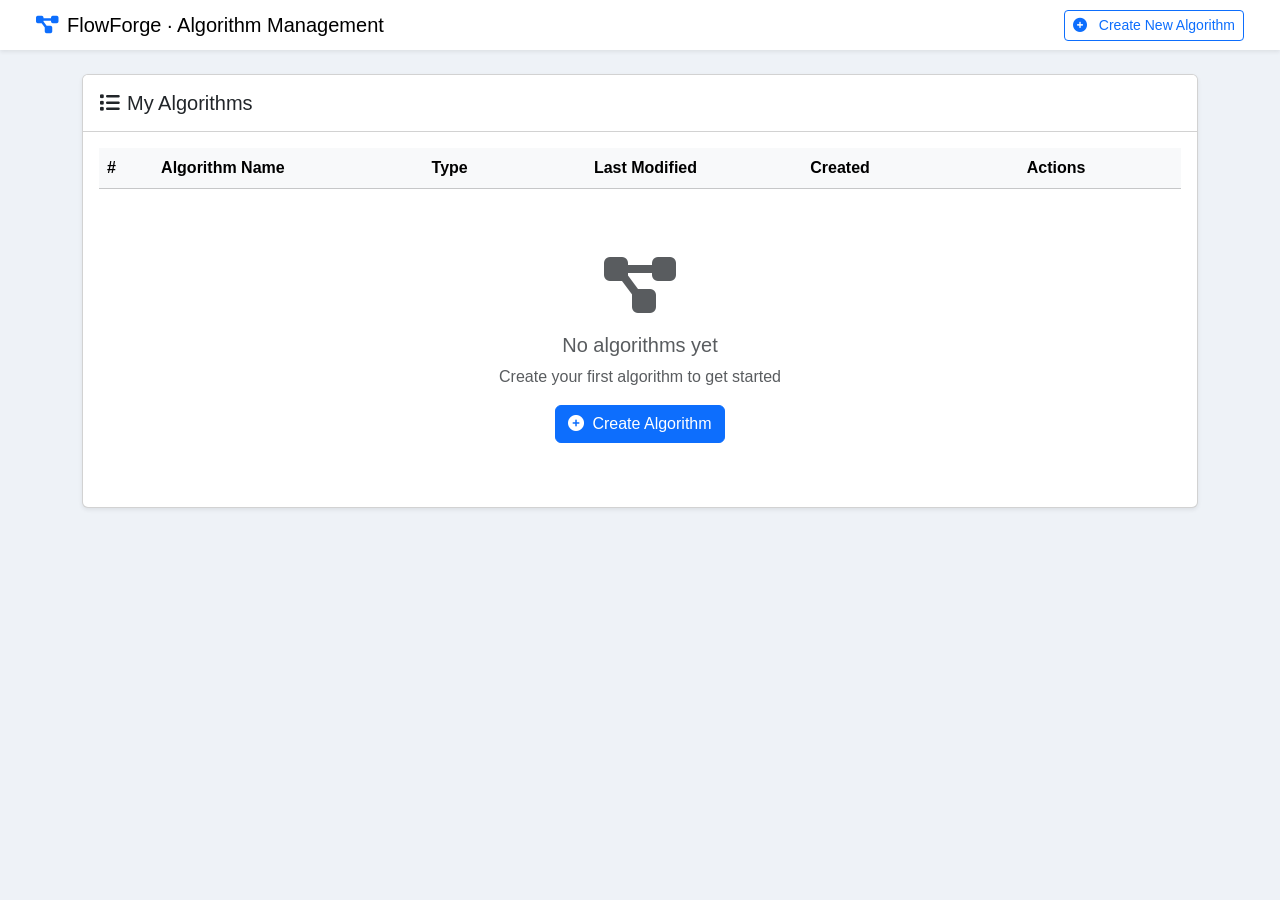
<file: index.html>
<!doctype html>
<html lang="en">
  <head>
    <meta charset="UTF-8" />
    <meta name="viewport" content="width=device-width, initial-scale=1.0" />
    <title>Algorithm Management | FlowForge</title>
    <link
      href="https://cdn.jsdelivr.net/npm/bootstrap@5.3.0-alpha1/dist/css/bootstrap.min.css"
      rel="stylesheet"
    />
    <link
      rel="stylesheet"
      href="https://cdnjs.cloudflare.com/ajax/libs/font-awesome/6.0.0-beta3/css/all.min.css"
    />
    <link rel="stylesheet" href="css/index.css" />
    <link
      rel="icon"
      type="image/svg+xml"
      href="data:image/svg+xml,%3Csvg xmlns='http://www.w3.org/2000/svg' viewBox='0 0 24 24'%3E%3Crect width='24' height='24' fill='white'/%3E%3Cpath fill='%233b82f6' d='M6 2h12v4H6V2zm0 6h12v4H6V8zm0 6h12v4H6v-4zM2 4h2v16H2V4zm18 0h2v16h-2V4z'/%3E%3C/svg%3E"
    />
  </head>
  <body>
    <nav class="navbar navbar-light bg-white shadow-sm px-4 py-2">
      <div class="container-fluid">
        <span class="navbar-brand mb-0 h1">
          <i class="fas fa-project-diagram text-primary me-2"></i>FlowForge ·
          Algorithm Management
        </span>
        <div class="d-flex gap-2">
          <button class="btn btn-outline-primary btn-sm" id="createNewBtn">
            <i class="fas fa-plus-circle me-2"></i> Create New Algorithm
          </button>
        </div>
      </div>
    </nav>

    <div class="container mt-4">
      <div class="row">
        <div class="col-12">
          <div class="card shadow-sm">
            <div class="card-header bg-white py-3">
              <h5 class="mb-0">
                <i class="fas fa-list me-2"></i>My Algorithms
              </h5>
            </div>
            <div class="card-body">
              <div class="table-responsive">
                <table
                  class="table table-hover align-middle"
                  id="algorithmTable"
                >
                  <thead class="table-light">
                    <tr>
                      <th style="width: 5%">#</th>
                      <th style="width: 25%">Algorithm Name</th>
                      <th style="width: 15%">Type</th>
                      <th style="width: 20%">Last Modified</th>
                      <th style="width: 20%">Created</th>
                      <th style="width: 15%">Actions</th>
                    </tr>
                  </thead>
                  <tbody id="algorithmList">
                    <!-- Algorithms will be loaded here -->
                  </tbody>
                </table>
              </div>

              <!-- Empty state -->
              <div id="emptyState" class="text-center py-5 d-none">
                <i class="fas fa-diagram-project fa-4x text-muted mb-3"></i>
                <h5 class="text-muted">No algorithms yet</h5>
                <p class="text-muted">
                  Create your first algorithm to get started
                </p>
                <button class="btn btn-primary" id="emptyCreateBtn">
                  <i class="fas fa-plus-circle me-2"></i>Create Algorithm
                </button>
              </div>
            </div>
          </div>
        </div>
      </div>
    </div>

    <!-- Delete Confirmation Modal -->
    <div class="modal fade" id="deleteModal" tabindex="-1">
      <div class="modal-dialog modal-dialog-centered">
        <div class="modal-content">
          <div class="modal-header">
            <h5 class="modal-title">Delete Algorithm</h5>
            <button
              type="button"
              class="btn-close"
              data-bs-dismiss="modal"
            ></button>
          </div>
          <div class="modal-body">
            Are you sure you want to delete "<span
              id="deleteAlgorithmName"
            ></span
            >"? <br /><br />
            <strong class="text-danger">This action cannot be undone!</strong>
          </div>
          <div class="modal-footer">
            <button class="btn btn-secondary" data-bs-dismiss="modal">
              Cancel
            </button>
            <button class="btn btn-danger" id="confirmDeleteBtn">Delete</button>
          </div>
        </div>
      </div>
    </div>

    <script src="https://code.jquery.com/jquery-3.6.4.min.js"></script>
    <script src="https://cdn.jsdelivr.net/npm/bootstrap@5.3.0-alpha1/dist/js/bootstrap.bundle.min.js"></script>
    <script src="js/utils/algorithm-manager.js"></script>
    <script src="js/utils/toast-manager.js"></script>
    <script src="js/index.js"></script>
  </body>
</html>
</file>
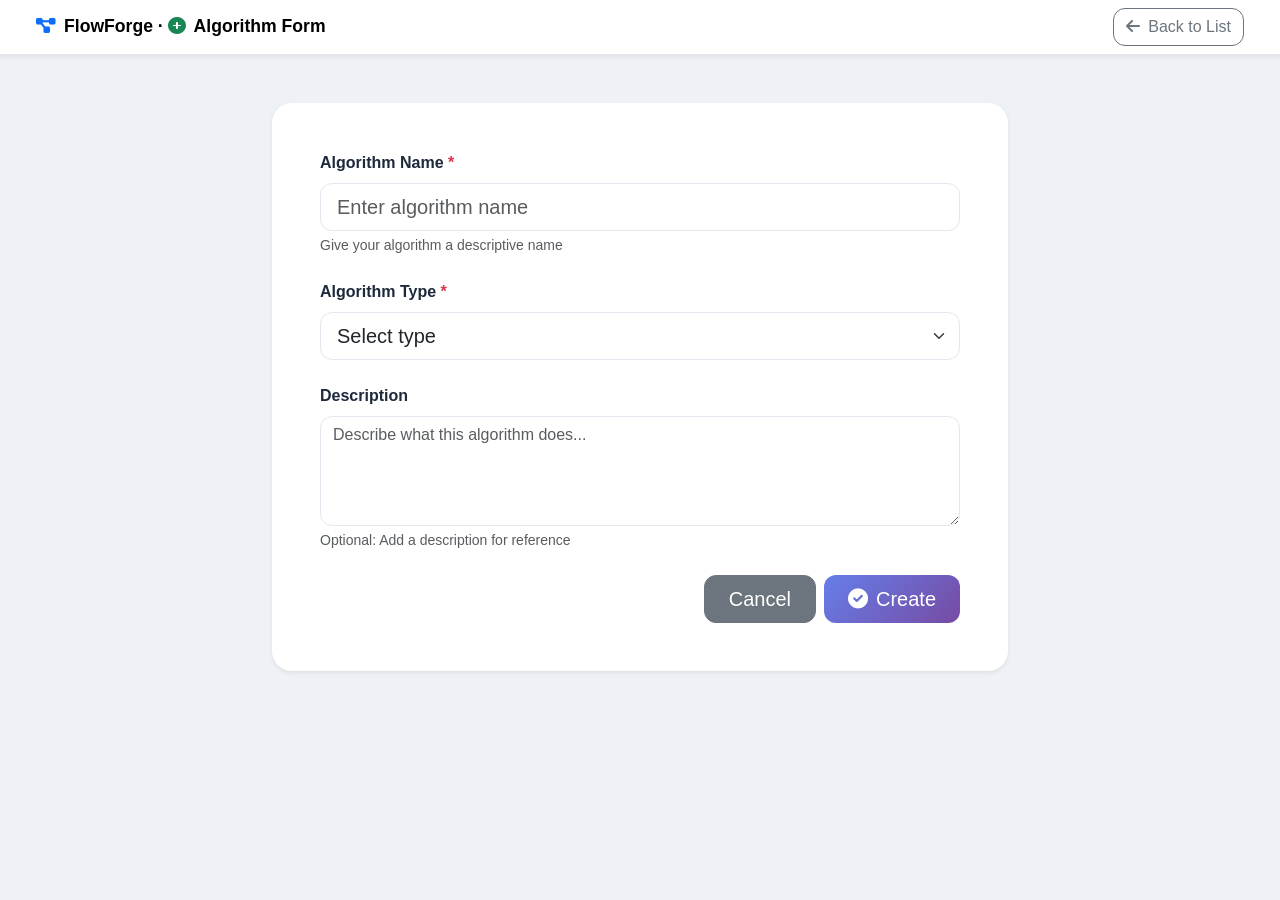
<file: create-algorithm.html>
<!doctype html>
<html lang="en">
  <head>
    <meta charset="UTF-8" />
    <meta name="viewport" content="width=device-width, initial-scale=1.0" />
    <title>Algorithm Form | FlowForge</title>
    <link
      href="https://cdn.jsdelivr.net/npm/bootstrap@5.3.0-alpha1/dist/css/bootstrap.min.css"
      rel="stylesheet"
    />
    <link
      rel="stylesheet"
      href="https://cdnjs.cloudflare.com/ajax/libs/font-awesome/6.0.0-beta3/css/all.min.css"
    />
    <link rel="stylesheet" href="css/create-algorithm.css" />
    <link
      rel="icon"
      type="image/svg+xml"
      href="data:image/svg+xml,%3Csvg xmlns='http://www.w3.org/2000/svg' viewBox='0 0 24 24'%3E%3Crect width='24' height='24' fill='white'/%3E%3Cpath fill='%233b82f6' d='M6 2h12v4H6V2zm0 6h12v4H6V8zm0 6h12v4H6v-4zM2 4h2v16H2V4zm18 0h2v16h-2V4z'/%3E%3C/svg%3E"
    />
  </head>
  <body>
    <nav class="navbar navbar-light bg-white shadow-sm px-4 py-2">
      <div class="container-fluid">
        <span class="navbar-brand mb-0 h1">
          <i class="fas fa-project-diagram text-primary me-2"></i>FlowForge ·
          <span class="navbar-brand mb-0 h1" id="pageTitle">
            <i class="fas fa-plus-circle text-success me-2"></i>Algorithm Form
          </span>
        </span>
        <div class="d-flex gap-2">
          <a href="index.html" class="btn btn-outline-secondary">
            <i class="fas fa-arrow-left me-2"></i>Back to List
          </a>
        </div>
      </div>
    </nav>

    <div class="container mt-5">
      <div class="row justify-content-center">
        <div class="col-md-8">
          <div class="card shadow-sm">
            <div class="card-body p-5">
              <form id="algorithmForm">
                <input type="hidden" id="algorithmId" />

                <div class="mb-4">
                  <label for="algorithmName" class="form-label fw-bold"
                    >Algorithm Name <span class="text-danger">*</span></label
                  >
                  <input
                    type="text"
                    class="form-control form-control-lg"
                    id="algorithmName"
                    required
                    placeholder="Enter algorithm name"
                  />
                  <div class="form-text">
                    Give your algorithm a descriptive name
                  </div>
                </div>

                <div class="mb-4">
                  <label for="algorithmType" class="form-label fw-bold"
                    >Algorithm Type <span class="text-danger">*</span></label
                  >
                  <select
                    class="form-select form-select-lg"
                    id="algorithmType"
                    required
                  >
                    <option value="">Select type</option>
                    <option value="diagnostic">Diagnostic</option>
                    <option value="treatment">Treatment</option>
                    <option value="scheduling">Scheduling</option>
                    <option value="assessment">Assessment</option>
                    <option value="custom">Custom</option>
                  </select>
                </div>

                <div class="mb-4">
                  <label for="algorithmDescription" class="form-label fw-bold"
                    >Description</label
                  >
                  <textarea
                    class="form-control"
                    id="algorithmDescription"
                    rows="4"
                    placeholder="Describe what this algorithm does..."
                  ></textarea>
                  <div class="form-text">
                    Optional: Add a description for reference
                  </div>
                </div>

                <div class="d-grid gap-2 d-md-flex justify-content-md-end">
                  <a href="index.html" class="btn btn-secondary btn-lg px-4"
                    >Cancel</a
                  >
                  <button
                    type="submit"
                    class="btn btn-primary btn-lg px-4"
                    id="submitBtn"
                  >
                    <i class="fas fa-check-circle me-2"></i>Create
                  </button>
                </div>
              </form>
            </div>
          </div>
        </div>
      </div>
    </div>

    <script src="https://code.jquery.com/jquery-3.6.4.min.js"></script>
    <script src="https://cdn.jsdelivr.net/npm/bootstrap@5.3.0-alpha1/dist/js/bootstrap.bundle.min.js"></script>
    <script src="js/utils/algorithm-manager.js"></script>
    <script src="js/utils/toast-manager.js"></script>
    <script src="js/create-algorithm.js"></script>
  </body>
</html>
</file>
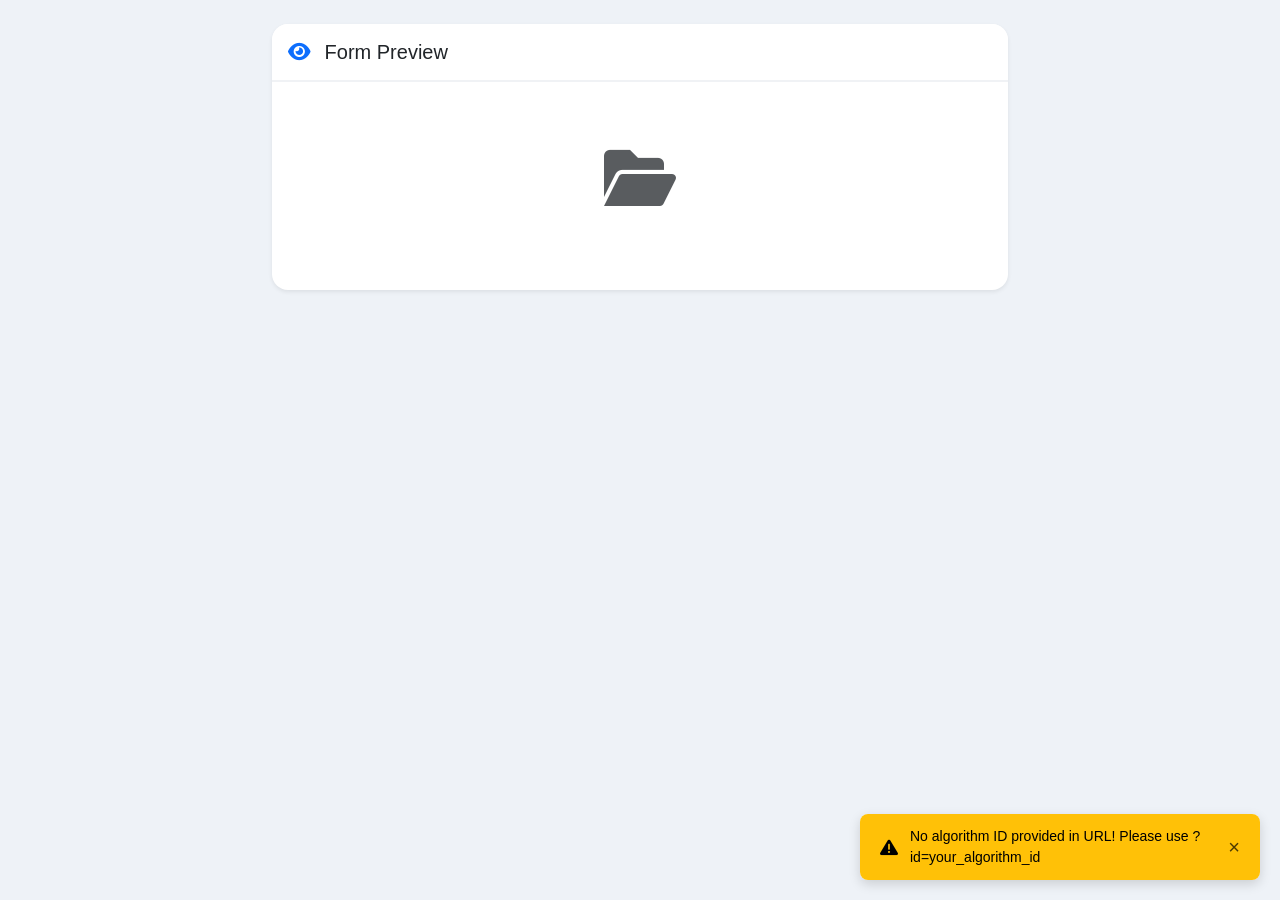
<file: form-viewer.html>
<!doctype html>
<html lang="en">
  <head>
    <meta charset="UTF-8" />
    <meta name="viewport" content="width=device-width, initial-scale=1.0" />
    <title>FlowForge | Dynamic Form Generator</title>
    <link
      href="https://cdn.jsdelivr.net/npm/bootstrap@5.3.0-alpha1/dist/css/bootstrap.min.css"
      rel="stylesheet"
    />
    <link
      rel="stylesheet"
      href="https://cdnjs.cloudflare.com/ajax/libs/font-awesome/6.0.0-beta3/css/all.min.css"
    />
    <link rel="stylesheet" href="css/form-viewer.css" />
    <link
      rel="icon"
      type="image/svg+xml"
      href="data:image/svg+xml,%3Csvg xmlns='http://www.w3.org/2000/svg' viewBox='0 0 24 24'%3E%3Crect width='24' height='24' fill='white'/%3E%3Cpath fill='%233b82f6' d='M6 2h12v4H6V2zm0 6h12v4H6V8zm0 6h12v4H6v-4zM2 4h2v16H2V4zm18 0h2v16h-2V4z'/%3E%3C/svg%3E"
    />
  </head>
  <body>
    <div class="container mt-4">
      <div class="row">
        <div class="col-lg-8 mx-auto">
          <!-- Form Preview Card -->
          <div class="card shadow-sm" id="formPreviewCard">
            <div class="card-header bg-white py-3">
              <h5 class="mb-0">
                <i class="fas fa-eye text-primary me-2"></i>
                <span id="formTitle">Form Preview</span>
              </h5>
              <small class="text-muted" id="formDescription"></small>
            </div>
            <div class="card-body" id="formContainer">
              <div class="text-center py-5 text-muted">
                <i class="fas fa-folder-open fa-4x mb-3"></i>
              </div>
            </div>
            <div
              class="card-footer bg-white"
              id="formFooter"
              style="display: none"
            >
              <div class="d-flex justify-content-between align-items-center">
                <button class="btn btn-secondary" id="prevBtn" disabled>
                  <i class="fas fa-arrow-left me-1"></i> Previous
                </button>
                <span id="progressIndicator" class="text-muted"></span>
                <button class="btn btn-primary" id="nextBtn">
                  Next <i class="fas fa-arrow-right ms-1"></i>
                </button>
              </div>
            </div>
          </div>

          <!-- Response Preview -->
          <div
            class="card shadow-sm mt-4"
            id="responseCard"
            style="display: none"
          >
            <div class="card-header bg-success text-white">
              <h6 class="mb-0">
                <i class="fas fa-check-circle me-2"></i>Form Responses
              </h6>
            </div>
            <div class="card-body" id="responseContainer">
              <pre
                id="responseJson"
                style="
                  background: #f8f9fa;
                  padding: 15px;
                  border-radius: 8px;
                  font-size: 12px;
                "
              ></pre>
            </div>
          </div>
        </div>
      </div>
    </div>

    <script src="https://code.jquery.com/jquery-3.6.4.min.js"></script>
    <script src="https://cdn.jsdelivr.net/npm/bootstrap@5.3.0-alpha1/dist/js/bootstrap.bundle.min.js"></script>
    <script src="js/utils/algorithm-manager.js"></script>
    <script src="js/utils/toast-manager.js"></script>
    <script src="js/form-viewer.js"></script>
  </body>
</html>
</file>
<file: css/index.css>
* {
  user-select: none;
}

body {
  background: #eef2f7;
  font-family: "Segoe UI", sans-serif;
}

.builder-container {
  display: flex;
  height: calc(100vh - 180px);
  margin-top: 16px;
  gap: 20px;
  padding: 0 20px;
}

.canvas-wrap {
  flex: 4;
  background: #f8fafc;
  border-radius: 28px;
  box-shadow: 0 8px 20px rgba(0, 0, 0, 0.05);
  overflow: hidden;
  position: relative;
  border: 1px solid rgba(0, 0, 0, 0.08);
}

.questions {
  position: relative;
  width: 100%;
  height: 100%;
  background-image: radial-gradient(
    circle at 1px 1px,
    #d4dee8 0.8px,
    transparent 1px
  );
  background-size: 28px 28px;
}

.question-card {
  position: absolute;
  width: 240px;
  background: white;
  border-radius: 20px;
  box-shadow: 0 12px 24px -12px rgba(0, 0, 0, 0.2);
  cursor: pointer;
  transition: all 0.2s ease;
  border-left: 5px solid #3b82f6;
  z-index: 10;
}

.question-card.activeq {
  border-left: 5px solid #f97316;
  box-shadow: 0 18px 28px -12px rgba(249, 115, 22, 0.3);
  background: #fffaf5;
}

.question-card.activechild {
  border-left: 5px solid #10b981;
  background: #f0fdf4;
}

.card-header-custom {
  padding: 12px 14px 6px 14px;
  font-weight: 700;
  display: flex;
  justify-content: space-between;
  align-items: center;
}

.badge-type {
  font-size: 10px;
  background: #e2e8f0;
  color: #1e293b;
  border-radius: 40px;
  padding: 4px 8px;
}

.card-body-custom {
  padding: 10px 14px 14px;
}

.caption-text {
  font-weight: 600;
  color: #0f172a;
  font-size: 0.9rem;
}

.comment-text {
  font-size: 0.7rem;
  color: #5b6e8c;
  margin-top: 4px;
}

.property-panel {
  flex: 0.8;
  background: white;
  border-radius: 28px;
  box-shadow: 0 8px 20px rgba(0, 0, 0, 0.05);
  overflow-y: auto;
  padding: 20px;
  max-height: calc(100vh - 180px);
}

.branch-item {
  background: #f8fafc;
  border-radius: 16px;
  padding: 12px;
  margin-bottom: 12px;
  border: 1px solid #e2e8f0;
}

.toolbar-buttons {
  background: white;
  border-radius: 60px;
  padding: 8px 20px;
  box-shadow: 0 2px 8px rgba(0, 0, 0, 0.03);
  display: flex;
  gap: 8px;
  flex-wrap: wrap;
  margin: 0 20px 12px 20px;
}

.add-item-btn {
  border-radius: 40px;
  font-size: 0.75rem;
  padding: 6px 14px;
}

.required-badge {
  background: #fee2e2;
  color: #dc2626;
  font-size: 10px;
  border-radius: 12px;
  padding: 2px 8px;
  margin-left: 8px;
}

.alert-fixed {
  position: fixed;
  bottom: 20px;
  right: 20px;
  z-index: 1050;
  max-width: 380px;
}

.jsplumb-endpoint {
  z-index: 20;
}

.connection-highlight {
  stroke: #f97316 !important;
  stroke-width: 3px !important;
}

/* Remove delete button from card */
.delete-node-btn {
  display: none;
}

/* Context menu styling */
.context-menu-item {
  padding: 8px 24px 8px 32px !important;
  font-size: 13px;
  display: flex !important;
  align-items: center !important;
  gap: 10px !important;
}

.context-menu-item:before {
  font-family: "Font Awesome 6 Free";
  font-weight: 900;
  position: absolute;
  left: 10px;
  font-size: 14px;
}

.context-menu-item.icon-duplicate:before {
  content: "\f0c5";
  font-family: "Font Awesome 6 Free";
}

.context-menu-item.icon-delete:before {
  content: "\f2ed";
  font-family: "Font Awesome 6 Free";
}

.context-menu-item:hover:before {
  color: white;
}
</file>
<file: css/create-algorithm.css>
body {
  background: #eef2f7;
  font-family: "Segoe UI", Tahoma, Geneva, Verdana, sans-serif;
  overflow: hidden;
}

/* Navbar Styles */
.navbar {
  border-bottom: 1px solid #e5e7eb;
}

.navbar-brand {
  font-weight: 600;
  font-size: 1.1rem;
}

.navbar-brand small {
  font-size: 0.75rem;
  font-weight: normal;
}

.card {
  border-radius: 20px;
  border: none;
}

.card-body {
  border-radius: 20px;
}

.form-control,
.form-select {
  border-radius: 12px;
  border: 1px solid #e2e8f0;
  transition: all 0.2s ease;
}

.form-control:focus,
.form-select:focus {
  border-color: #3b82f6;
  box-shadow: 0 0 0 3px rgba(59, 130, 246, 0.1);
}

.btn {
  border-radius: 12px;
  font-weight: 500;
}

.btn-primary {
  background: linear-gradient(135deg, #667eea 0%, #764ba2 100%);
  border: none;
}

.btn-primary:hover {
  transform: translateY(-2px);
  box-shadow: 0 5px 15px rgba(0, 0, 0, 0.2);
}

.form-label {
  color: #1e293b;
  margin-bottom: 8px;
}

.toast {
  border-radius: 12px;
}
</file>
<file: css/form-viewer.css>
body {
  background: #eef2f7;
  font-family: "Segoe UI", Tahoma, Geneva, Verdana, sans-serif;
  overflow: hidden;
}

.card {
  border-radius: 16px;
  border: none;
  overflow: hidden;
}

.card-header {
  border-bottom: 2px solid #f0f2f5;
}

.form-group {
  margin-bottom: 1.5rem;
}

.form-label {
  font-weight: 600;
  color: #1e293b;
  margin-bottom: 0.5rem;
}

.form-label .required-star {
  color: #dc2626;
  margin-left: 4px;
}

.form-label .tag-badge {
  font-size: 10px;
  background: #e2e8f0;
  color: #475569;
  padding: 2px 6px;
  border-radius: 12px;
  margin-left: 8px;
}

.form-control,
.form-select {
  border-radius: 10px;
  border: 1px solid #e2e8f0;
  transition: all 0.2s ease;
}

.form-control:focus,
.form-select:focus {
  border-color: #3b82f6;
  box-shadow: 0 0 0 3px rgba(59, 130, 246, 0.1);
}

textarea.form-control {
  resize: vertical;
  min-height: 80px;
}

/* Question Card Styling */
.question-card-view {
  background: white;
  border-radius: 16px;
  padding: 20px;
  margin-bottom: 20px;
  border-left: 4px solid #3b82f6;
  box-shadow: 0 2px 8px rgba(0, 0, 0, 0.05);
  animation: fadeIn 0.3s ease;
}

@keyframes fadeIn {
  from {
    opacity: 0;
    transform: translateY(10px);
  }
  to {
    opacity: 1;
    transform: translateY(0);
  }
}

.question-title {
  font-size: 1rem;
  font-weight: 600;
  color: #0f172a;
  margin-bottom: 8px;
}

.question-comment {
  font-size: 0.8rem;
  color: #5b6e8c;
  margin-bottom: 16px;
  font-style: italic;
}

/* Option Items */
.option-item-view {
  display: flex;
  align-items: center;
  padding: 8px;
  border-radius: 8px;
  transition: background 0.2s ease;
}

.option-item-view:hover {
  background: #f8fafc;
}

.option-item-view input[type="radio"],
.option-item-view input[type="checkbox"] {
  margin-right: 12px;
  width: 18px;
  height: 18px;
  cursor: pointer;
}

.option-item-view label {
  margin: 0;
  cursor: pointer;
  flex: 1;
}

/* Multi-select styling */
select[multiple] {
  min-height: 120px;
}

select[multiple] option {
  padding: 8px;
  border-bottom: 1px solid #f0f2f5;
}

/* Progress Indicator */
.progress-steps {
  display: flex;
  gap: 8px;
  align-items: center;
}

.step-dot {
  width: 30px;
  height: 30px;
  border-radius: 50%;
  background: #e2e8f0;
  display: inline-flex;
  align-items: center;
  justify-content: center;
  font-size: 12px;
  font-weight: 600;
  color: #64748b;
}

.step-dot.active {
  background: #3b82f6;
  color: white;
}

.step-dot.completed {
  background: #10b981;
  color: white;
}

.step-line {
  width: 30px;
  height: 2px;
  background: #e2e8f0;
}

.step-line.completed {
  background: #10b981;
}

/* Validation Styles */
.is-invalid {
  border-color: #dc2626 !important;
}

.invalid-feedback {
  font-size: 0.75rem;
  color: #dc2626;
  margin-top: 4px;
}

/* Tag Indicators */
.tag-container {
  display: flex;
  flex-wrap: wrap;
  gap: 6px;
  margin-top: 8px;
}

.tag-item-view {
  font-size: 10px;
  background: #f1f5f9;
  color: #475569;
  padding: 2px 8px;
  border-radius: 12px;
}

.tag-item-view.required-tag {
  background: #fee2e2;
  color: #dc2626;
}

.tag-item-view.hidden-tag {
  background: #fef3c7;
  color: #d97706;
}

.tag-item-view.readonly-tag {
  background: #e0e7ff;
  color: #4f46e5;
}
/* All-in-One Mode Styles */
.all-questions-container {
  animation: fadeIn 0.3s ease;
}

.question-wrapper {
  transition: all 0.3s ease;
}

.question-wrapper[style*="display: block"] {
  animation: slideDown 0.3s ease;
}

@keyframes slideDown {
  from {
    opacity: 0;
    transform: translateY(-10px);
  }
  to {
    opacity: 1;
    transform: translateY(0);
  }
}

/* Submit Button */
#submitAllFormBtn {
  padding: 12px 30px;
  font-size: 1rem;
  border-radius: 50px;
  transition: all 0.3s ease;
}

#submitAllFormBtn:hover {
  transform: scale(1.05);
  box-shadow: 0 5px 15px rgba(0, 0, 0, 0.2);
}

/* Mode Toggle Buttons */
.btn-group .btn-outline-light {
  border-color: rgba(255, 255, 255, 0.3);
}

.btn-group .btn-outline-light:hover {
  background: rgba(255, 255, 255, 0.2);
}

.btn-group .btn-check:checked + .btn-outline-light {
  background: white;
  color: #3b82f6;
  border-color: white;
}

/* Loading Spinner */
.loading-spinner {
  display: inline-block;
  width: 40px;
  height: 40px;
  border: 3px solid #f3f3f3;
  border-top: 3px solid #3b82f6;
  border-radius: 50%;
  animation: spin 1s linear infinite;
}

@keyframes spin {
  0% {
    transform: rotate(0deg);
  }
  100% {
    transform: rotate(360deg);
  }
}

/* Toast Notification */
.toast-notification {
  position: fixed;
  bottom: 20px;
  right: 20px;
  z-index: 1050;
  animation: slideInRight 0.3s ease;
}

@keyframes slideInRight {
  from {
    transform: translateX(100%);
    opacity: 0;
  }
  to {
    transform: translateX(0);
    opacity: 1;
  }
}

/* Responsive */
@media (max-width: 768px) {
  .container {
    padding: 0 15px;
  }

  .question-card-view {
    padding: 15px;
  }

  .btn-group {
    flex-direction: column;
    width: 100%;
  }
}
</file>
